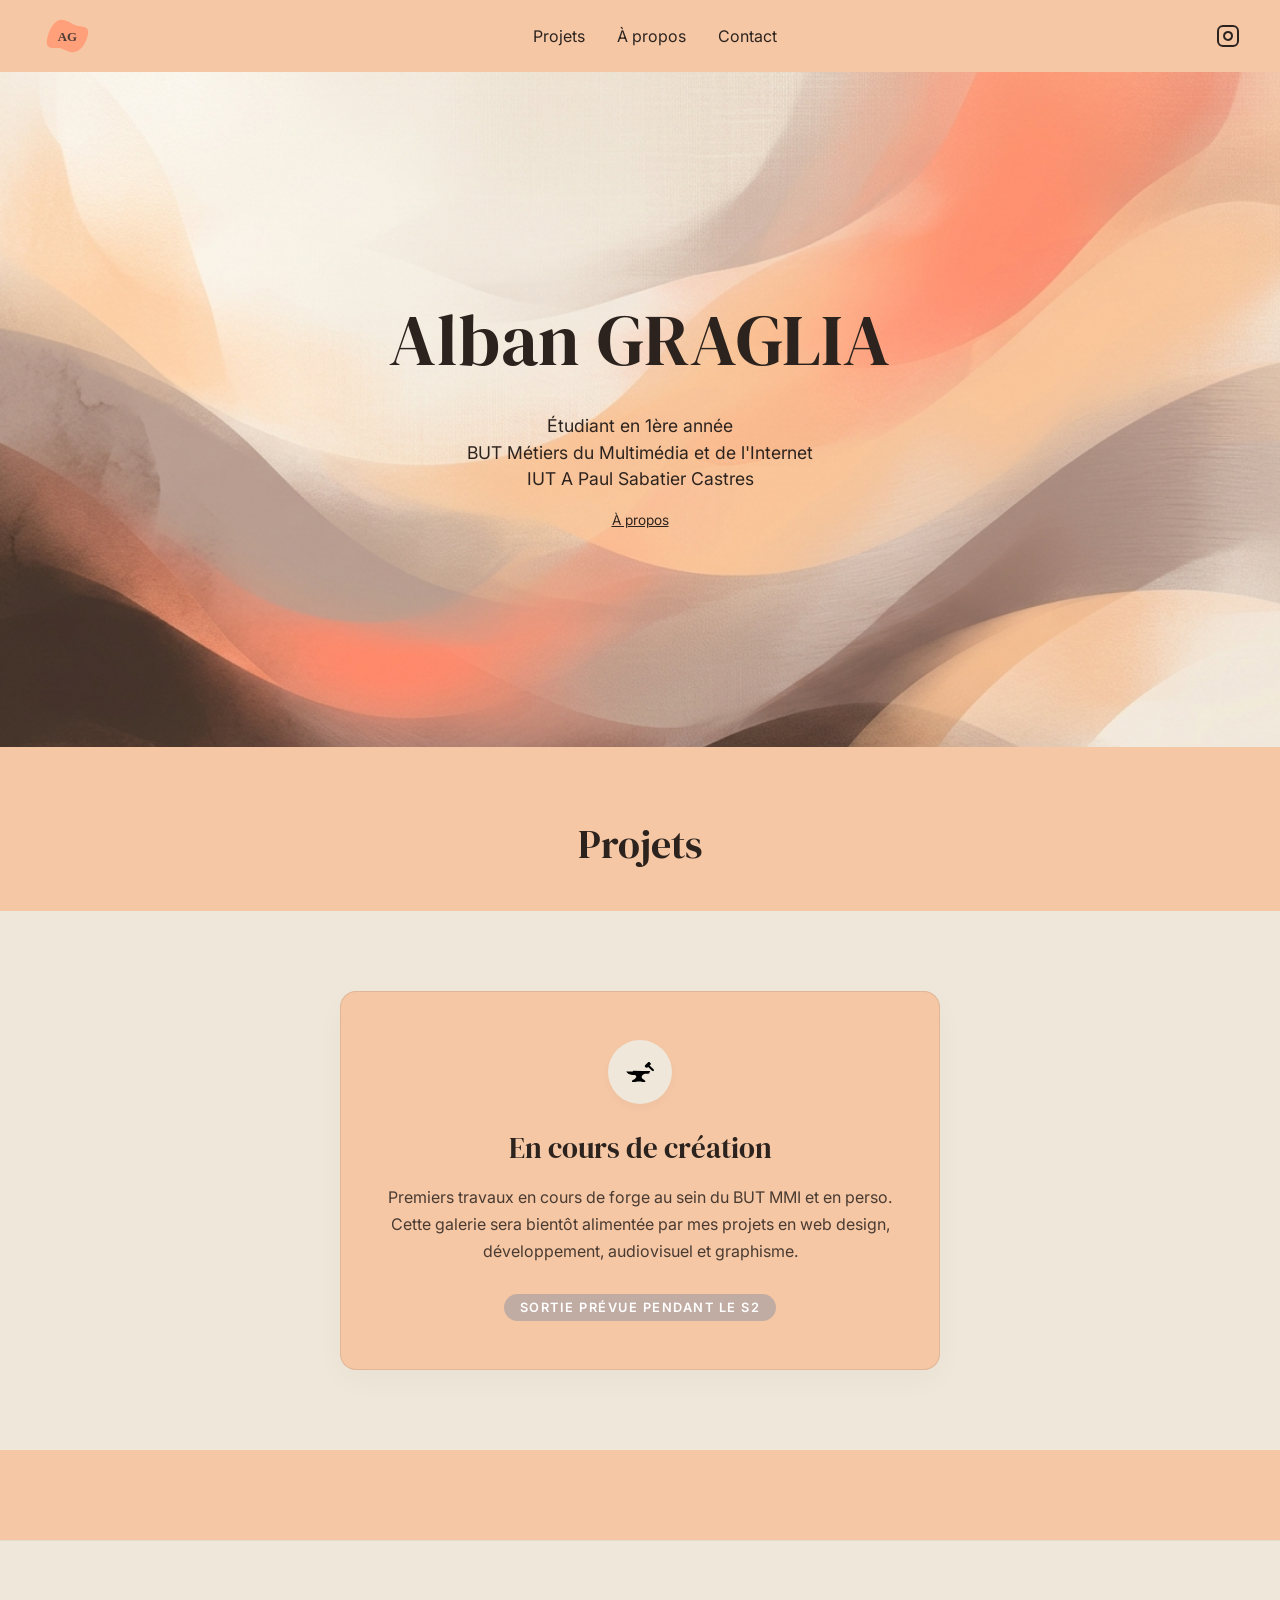
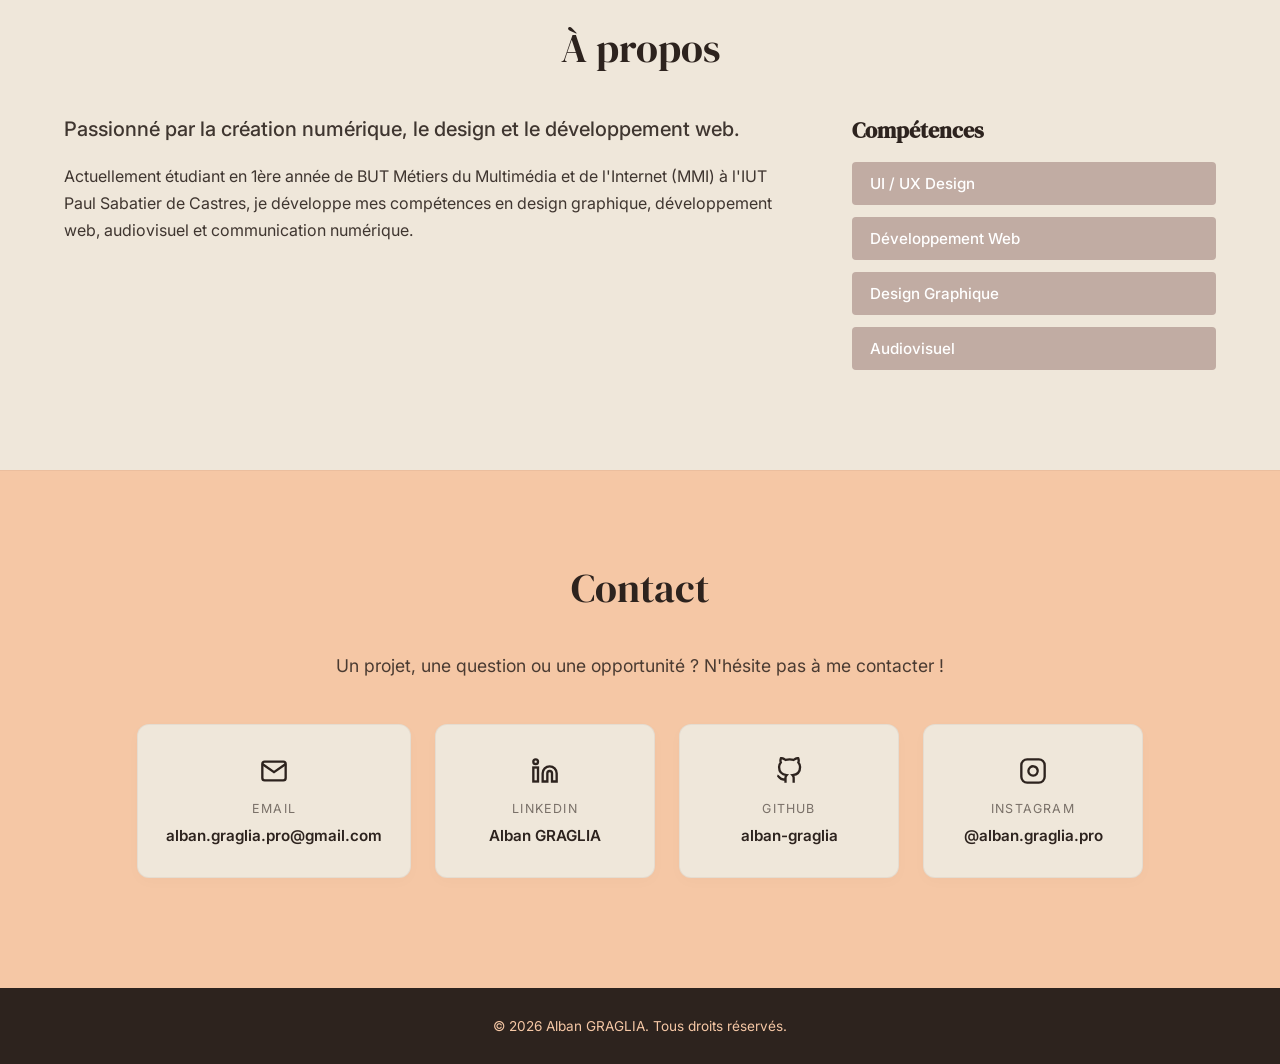
<file: index.html>
<!DOCTYPE html>
<html lang="fr">
<head>
  <meta charset="UTF-8">
  <meta name="viewport" content="width=device-width, initial-scale=1.0">
  <title>Alban GRAGLIA - Portfolio</title>
  
  <!-- FAVICON SVG -->
  <link rel="icon" type="image/svg+xml" href="asset/logo/logo.svg">
  
  <link rel="stylesheet" href="style.css">
  <link rel="preconnect" href="https://fonts.googleapis.com">
  <link rel="preconnect" href="https://fonts.gstatic.com" crossorigin>
  <link href="https://fonts.googleapis.com/css2?family=DM+Serif+Display&family=Inter:wght@400;500;600&display=swap" rel="stylesheet">
</head>
<body>

  <!-- EN-TÊTE / NAVIGATION -->
  <header class="header">
    <div class="nav-container">
      <a href="#" class="logo-link">
        <img src="asset/logo/logo.svg" alt="Logo AG" class="logo-img">
      </a>
      
      <nav class="nav">
        <ul>
          <li><a href="#projets">Projets</a></li>
          <li><a href="#apropos">À propos</a></li>
          <li><a href="#contact">Contact</a></li>
        </ul>
      </nav>

      <a href="https://www.instagram.com/alban.graglia.pro" target="_blank" class="social-icon" aria-label="Instagram">
        <img src="asset/logo/instagram.svg" alt="Instagram class="icon-svg">
      </a>
    </div>
  </header>

  <main>
    <!-- HERO -->
    <section class="hero">
      <div class="hero-bg">
        <img src="asset/img/background portfolio.jpg" alt="Fond d'écran d'Alban Graglia">
      </div>
      <div class="hero-content">
        <h1>Alban GRAGLIA</h1>
        <p class="subtitle">
          Étudiant en 1ère année<br>
          BUT Métiers du Multimédia et de l'Internet<br>
          IUT A Paul Sabatier Castres
        </p>
        <a href="#apropos" class="hero-link">À propos</a>
      </div>
    </section>

    <!-- GALERIE PROJETS (STYLE TEASING MINIMALISTE) -->
    <section id="projets" class="projets-section">
      <div class="projets-header">
        <h2>Projets</h2>
      </div>

      <div class="teasing-wrapper">
        <div class="teasing-card">
          <div class="teasing-icon">
            <img src="asset/logo/enclume.svg" alt="Enclume" class="icon-svg">
          </div>
          <h3>En cours de création</h3>
          <p>
            Premiers travaux en cours de forge au sein du BUT MMI et en perso.<br>
            Cette galerie sera bientôt alimentée par mes projets en web design, développement, audiovisuel et graphisme.
          </p>
          <span class="teasing-status">Sortie prévue pendant le S2</span>
        </div>
      </div>
    </section>

    <!-- À PROPOS -->
    <section id="apropos" class="apropos-section">
      <div class="container">
        <h2 class="section-title">À propos</h2>
        <div class="apropos-content">
          <div class="apropos-text">
            <p class="lead">
              Passionné par la création numérique, le design et le développement web.
            </p>
            <p>
              Actuellement étudiant en 1ère année de BUT Métiers du Multimédia et de l'Internet (MMI) à l'IUT Paul Sabatier de Castres, je développe mes compétences en design graphique, développement web, audiovisuel et communication numérique.
            </p>
          </div>
          <div class="skills-block">
            <h3>Compétences</h3>
            <ul class="skills-list">
              <li>UI / UX Design</li>
              <li>Développement Web</li>
              <li>Design Graphique</li>
              <li>Audiovisuel</li>
            </ul>
          </div>
        </div>
      </div>
    </section>

    <!-- CONTACT -->
    <section id="contact" class="contact-section">
      <div class="container">
        <h2 class="section-title">Contact</h2>
        <p class="contact-subtitle">Un projet, une question ou une opportunité ? N'hésite pas à me contacter !</p>
        
        <div class="contact-cards">
          <!-- Email -->
          <a href="mailto:alban.graglia.pro@gmail.com" class="contact-card">
            <div class="contact-icon">
              <img src="asset/logo/mail.svg" alt="Email" class="icon-svg">
            </div>
            <span class="contact-label">Email</span>
            <span class="contact-value">alban.graglia.pro@gmail.com</span>
          </a>

          <!-- LinkedIn -->
          <a href="https://www.linkedin.com/in/alban-g-6b4833447/" target="_blank" class="contact-card">
            <div class="contact-icon">
              <img src="asset/logo/linkedin.svg" alt="LinkedIn" class="icon-svg">
            </div>
            <span class="contact-label">LinkedIn</span>
            <span class="contact-value">Alban GRAGLIA</span>
          </a>

          <!-- GitHub -->
          <a href="https://github.com/alban-graglia" target="_blank" class="contact-card">
            <div class="contact-icon">
              <img src="asset/logo/github.svg" alt="GitHub" class="icon-svg">
            </div>
            <span class="contact-label">GitHub</span>
            <span class="contact-value">alban-graglia</span>
          </a>

          <!-- Instagram -->
          <a href="https://www.instagram.com/alban.graglia.pro" target="_blank" class="contact-card">
            <div class="contact-icon">
              <img src="asset/logo/instagram.svg" alt="Instagram" class="icon-svg">
            </div>
            <span class="contact-label">Instagram</span>
            <span class="contact-value">@alban.graglia.pro</span>
          </a>
        </div>
      </div>
    </section>
  </main>

  <footer class="footer">
    <p>&copy; 2026 Alban GRAGLIA. Tous droits réservés.</p>
  </footer>

</body>
</html>
</file>
<file: style.css>
/* ==========================================
   RESET & VARIABLES GLOBALES
   ========================================== */
:root {
  --bg-beige: #F5C7A5;         /* Beige-pêche principal */
  --bg-grid: #EFE7DA;          /* Fond crème pour les cartes/séparations */
  --card-bg: #C1ACA3;          /* Couleur gris/taupe des éléments */
  --text-color: #2D231E;       /* Texte sombre */
  --font-serif: 'DM Serif Display', Georgia, serif;
  --font-sans: 'Inter', sans-serif;
  --gap: 16px;
}

*, *::before, *::after {
  box-sizing: border-box;
  margin: 0;
  padding: 0;
}

html, body {
  width: 100%;
  overflow-x: hidden;
  background-color: var(--bg-beige);
  color: var(--text-color);
  font-family: var(--font-sans);
  scroll-behavior: smooth;
}

/* ==========================================
   HEADER / NAVIGATION
   ========================================== */
.header {
  position: sticky;
  top: 0;
  width: 100%;
  padding: 16px 40px;
  background-color: var(--bg-beige);
  z-index: 100;
}

.nav-container {
  max-width: 1920px;
  margin: 0 auto;
  display: flex;
  align-items: center;
  justify-content: space-between;
}

.logo-link {
  display: flex;
  align-items: center;
  text-decoration: none;
}

.logo-img {
  height: 40px;
  width: auto;
  display: block;
}

.nav ul {
  display: flex;
  list-style: none;
  gap: 32px;
}

.nav a {
  text-decoration: none;
  color: var(--text-color);
  font-size: 1rem;
  font-weight: 400;
  transition: opacity 0.2s;
}

.nav a:hover {
  opacity: 0.7;
}

.social-icon {
  color: var(--text-color);
  display: flex;
  align-items: center;
  justify-content: center;
  transition: opacity 0.2s;
}

.social-icon:hover {
  opacity: 0.7;
}

/* ==========================================
   CONTAINERS & TITRES
   ========================================== */
.container {
  max-width: 1200px;
  margin: 0 auto;
  padding: 0 24px;
}

.section-title {
  font-family: var(--font-serif);
  font-size: 2.5rem;
  font-weight: 400;
  text-align: center;
  margin-bottom: 40px;
}

/* ==========================================
   SECTION HERO (Image de fond fixe)
   ========================================== */
.hero {
  position: relative;
  width: 100%;
  min-height: 75vh;
  display: flex;
  align-items: center;
  justify-content: center;
  text-align: center;
  padding: 60px 20px;
  overflow: hidden;
  background-color: transparent;
}

.hero-bg {
  position: fixed;
  top: 0;
  left: 0;
  width: 100%;
  height: 100%;
  z-index: 1;
  overflow: hidden;
}

.hero-bg img {
  width: 100%;
  height: 100%;
  object-fit: cover;
  object-position: center;
}

.hero-content {
  position: relative;
  z-index: 2;
  max-width: 700px;
}

.hero-content h1 {
  font-family: var(--font-serif);
  font-size: clamp(2.8rem, 6vw, 4.5rem);
  font-weight: 400;
  margin-bottom: 24px;
  letter-spacing: 0.5px;
}

.hero-content .subtitle {
  font-size: 1.1rem;
  line-height: 1.5;
  margin-bottom: 16px;
}

.hero-link {
  color: var(--text-color);
  font-size: 0.85rem;
  text-decoration: underline;
}

/* ==========================================
   SECTION PROJETS & TEASING MINIMALISTE
   ========================================== */
.projets-section {
  position: relative;
  z-index: 2;
  background-color: var(--bg-beige);
  padding: 40px 0 90px;
}

.projets-header {
  text-align: center;
  padding: 30px 0 40px;
}

.projets-header h2 {
  font-family: var(--font-serif);
  font-size: 2.5rem;
  font-weight: 400;
}

.teasing-wrapper {
  background-color: var(--bg-grid);
  padding: 80px 20px;
  width: 100%;
  display: flex;
  justify-content: center;
}

.teasing-card {
  background-color: var(--bg-beige);
  border: 1px solid rgba(45, 35, 30, 0.1);
  border-radius: 16px;
  padding: 48px 36px;
  max-width: 600px;
  width: 100%;
  text-align: center;
  box-shadow: 0 10px 30px rgba(0, 0, 0, 0.03);
  display: flex;
  flex-direction: column;
  align-items: center;
}

.teasing-icon {
  background-color: var(--bg-grid);
  color: var(--text-color);
  width: 64px;
  height: 64px;
  border-radius: 50%;
  display: flex;
  align-items: center;
  justify-content: center;
  margin-bottom: 24px;
  box-shadow: 0 4px 10px rgba(0, 0, 0, 0.03);
}

.icon-svg {
  width: 28px;
  height: 28px;
  object-fit: contain;
}

.teasing-card h3 {
  font-family: var(--font-serif);
  font-size: 1.8rem;
  font-weight: 400;
  margin-bottom: 16px;
  color: var(--text-color);
}

.teasing-card p {
  font-size: 1rem;
  line-height: 1.7;
  opacity: 0.85;
  margin-bottom: 28px;
}

.teasing-status {
  font-size: 0.8rem;
  font-weight: 600;
  text-transform: uppercase;
  letter-spacing: 1.5px;
  background-color: var(--card-bg);
  color: white;
  padding: 6px 16px;
  border-radius: 30px;
}

/* ==========================================
   SECTION À PROPOS
   ========================================== */
.apropos-section {
  position: relative;
  z-index: 2;
  padding: 80px 0 100px;
  background-color: var(--bg-grid);
  border-top: 1px solid rgba(45, 35, 30, 0.05);
}

.apropos-content {
  display: grid;
  grid-template-columns: 2fr 1fr;
  gap: 60px;
  align-items: start;
}

.apropos-text .lead {
  font-size: 1.25rem;
  font-weight: 500;
  margin-bottom: 20px;
  line-height: 1.4;
}

.apropos-text p {
  font-size: 1rem;
  line-height: 1.7;
  opacity: 0.9;
}

.skills-block h3 {
  font-family: var(--font-serif);
  font-size: 1.4rem;
  margin-bottom: 16px;
}

.skills-list {
  list-style: none;
  display: flex;
  flex-direction: column;
  gap: 12px;
}

.skills-list li {
  background-color: var(--card-bg);
  color: white;
  padding: 12px 18px;
  border-radius: 4px;
  font-size: 0.95rem;
  font-weight: 500;
}

/* ==========================================
   SECTION CONTACT
   ========================================== */
.contact-section {
  position: relative;
  z-index: 2;
  padding: 90px 0 110px;
  background-color: var(--bg-beige);
  text-align: center;
  border-top: 1px solid rgba(45, 35, 30, 0.05);
}

.contact-subtitle {
  font-size: 1.1rem;
  margin-bottom: 48px;
  opacity: 0.85;
}

.contact-cards {
  display: flex;
  justify-content: center;
  gap: 24px;
  flex-wrap: wrap;
}

.contact-card {
  background-color: var(--bg-grid);
  padding: 32px 28px;
  border-radius: 12px;
  display: flex;
  flex-direction: column;
  align-items: center;
  gap: 10px;
  min-width: 220px;
  text-decoration: none;
  color: var(--text-color);
  transition: transform 0.25s ease, box-shadow 0.25s ease;
  border: 1px solid rgba(45, 35, 30, 0.05);
  box-shadow: 0 4px 15px rgba(0, 0, 0, 0.02);
}

.contact-card:hover {
  transform: translateY(-6px);
  box-shadow: 0 12px 30px rgba(0, 0, 0, 0.08);
}

.contact-icon {
  display: flex;
  align-items: center;
  justify-content: center;
  color: var(--text-color);
  margin-bottom: 6px;
}

.contact-label {
  font-size: 0.78rem;
  text-transform: uppercase;
  letter-spacing: 1.2px;
  opacity: 0.6;
}

.contact-value {
  font-size: 0.95rem;
  font-weight: 600;
  word-break: break-all;
}

/* ==========================================
   FOOTER
   ========================================== */
.footer {
  position: relative;
  z-index: 2;
  text-align: center;
  padding: 30px;
  font-size: 0.85rem;
  background-color: var(--text-color);
  color: var(--bg-beige);
}

/* ==========================================
   RESPONSIVE (TABLETTES & MOBILES)
   ========================================== */
@media (max-width: 768px) {
  .header {
    padding: 15px 20px;
  }

  .nav ul {
    gap: 16px;
    font-size: 0.9rem;
  }

  .teasing-wrapper {
    padding: 50px 15px;
  }

  .teasing-card {
    padding: 36px 20px;
  }

  .teasing-card h3 {
    font-size: 1.5rem;
  }

  .apropos-content {
    grid-template-columns: 1fr;
    gap: 40px;
  }

  .section-title {
    font-size: 2rem;
  }

  .contact-cards {
    flex-direction: column;
    align-items: center;
  }

  .contact-card {
    width: 100%;
    max-width: 320px;
  }
}
</file>
